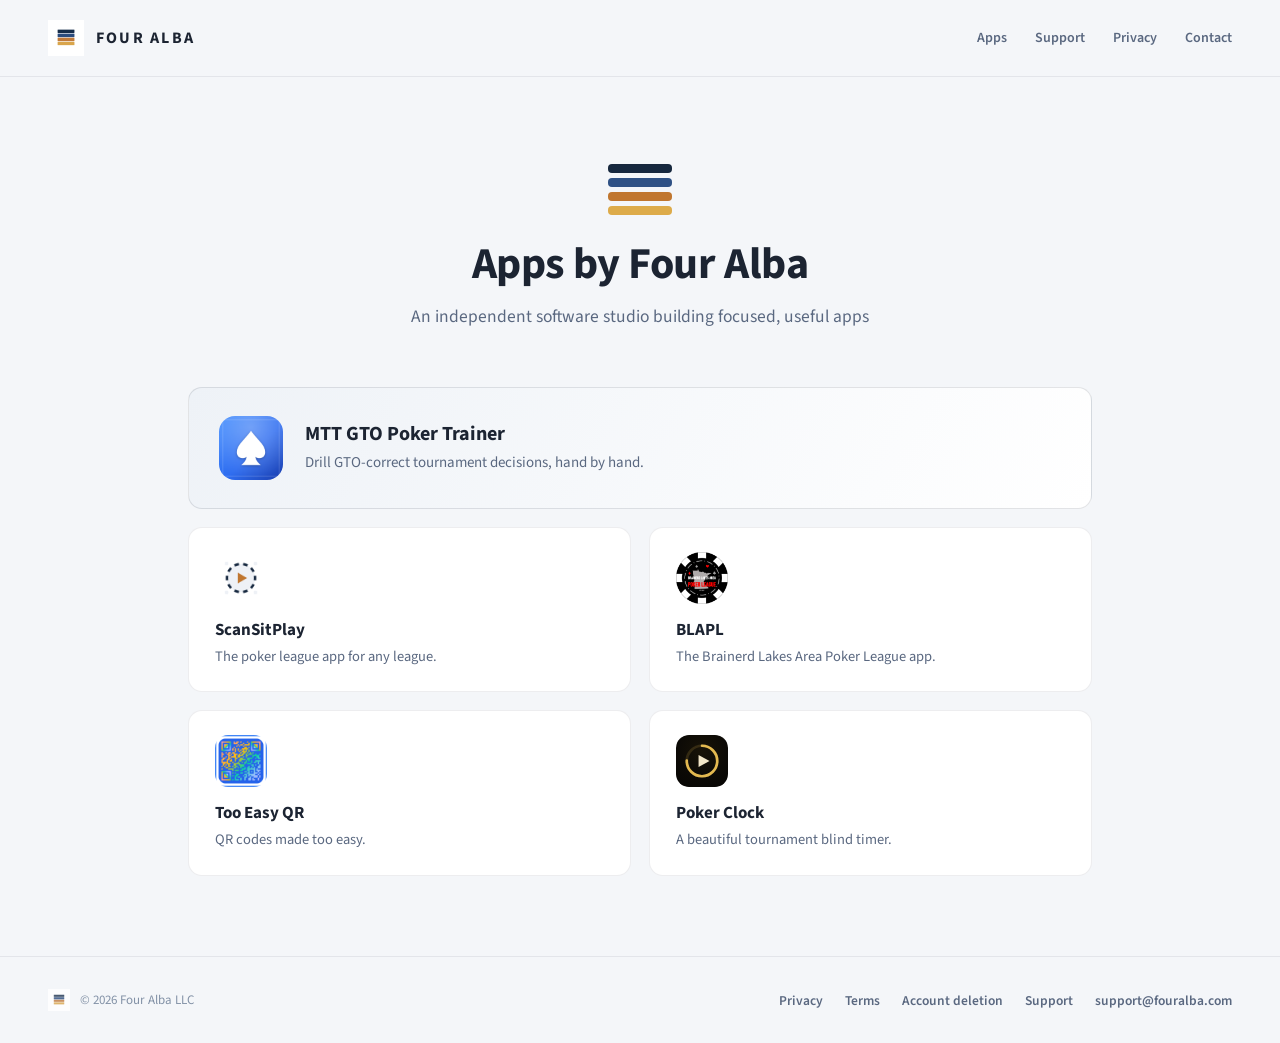
<file: index.html>
<!DOCTYPE html>
<html lang="en">
<head>
<meta charset="utf-8">
<meta name="viewport" content="width=device-width, initial-scale=1">
<title>Four Alba — Apps by Four Alba</title>
<meta name="description" content="Four Alba LLC is an independent software studio building focused, useful apps: MTT GTO Poker Trainer, ScanSitPlay, BLAPL, Too Easy QR, and Poker Clock.">
<link rel="canonical" href="https://fouralba.com/">
<meta property="og:type" content="website">
<meta property="og:site_name" content="Four Alba">
<meta property="og:title" content="Apps by Four Alba">
<meta property="og:description" content="An independent software studio building focused, useful apps.">
<meta property="og:image" content="https://fouralba.com/assets/four-alba-logo-transparent.png">
<meta property="og:url" content="https://fouralba.com/">
<meta name="twitter:card" content="summary">
<link rel="icon" type="image/png" href="/assets/four-alba-icon.png">
<link rel="apple-touch-icon" href="/assets/four-alba-icon.png">
<link rel="preconnect" href="https://fonts.googleapis.com">
<link rel="preconnect" href="https://fonts.gstatic.com" crossorigin>
<link href="https://fonts.googleapis.com/css2?family=Source+Sans+3:wght@400;600;700&display=swap" rel="stylesheet">
<link rel="stylesheet" href="/css/site.css">
</head>
<body>
<div class="site">

  <header class="site-header">
    <a class="brand" href="/">
      <img src="/assets/four-alba-icon.png" alt="Four Alba">
      <span>FOUR ALBA</span>
    </a>
    <nav class="site-nav">
      <a href="/">Apps</a>
      <a href="/support/">Support</a>
      <a href="/privacy/">Privacy</a>
      <a href="/support/">Contact</a>
    </nav>
  </header>

  <main>
    <div class="hero">
      <div class="hero-bars" aria-hidden="true">
        <div class="bar-navy"></div>
        <div class="bar-blue"></div>
        <div class="bar-rust"></div>
        <div class="bar-gold"></div>
      </div>
      <h1>Apps by Four Alba</h1>
      <p>An independent software studio building focused, useful apps</p>
    </div>

    <div class="app-grid">
      <a class="card card-featured" href="/apps/mtt-gto-trainer/">
        <div class="tile tile-64"><img src="/assets/icon-mtt-gto.png" alt=""></div>
        <div class="card-body">
          <div class="card-name">MTT GTO Poker Trainer</div>
          <div class="card-tag">Drill GTO-correct tournament decisions, hand by hand.</div>
        </div>
      </a>

      <a class="card card-app" href="/apps/scansitplay/">
        <div class="tile tile-52"><img src="/assets/icon-scansitplay.png" alt=""></div>
        <div>
          <div class="card-name">ScanSitPlay</div>
          <div class="card-tag">The poker league app for any league.</div>
        </div>
      </a>

      <a class="card card-app" href="/apps/blapl/">
        <div class="tile tile-52"><img src="/assets/icon-blapl.png" alt=""></div>
        <div>
          <div class="card-name">BLAPL</div>
          <div class="card-tag">The Brainerd Lakes Area Poker League app.</div>
        </div>
      </a>

      <a class="card card-app" href="/apps/too-easy-qr/">
        <div class="tile tile-52"><img src="/assets/icon-too-easy-qr.png" alt=""></div>
        <div>
          <div class="card-name">Too Easy QR</div>
          <div class="card-tag">QR codes made too easy.</div>
        </div>
      </a>

      <a class="card card-app" href="/apps/poker-clock/">
        <div class="tile tile-52"><img src="/assets/icon-poker-clock.svg" alt=""></div>
        <div>
          <div class="card-name">Poker Clock</div>
          <div class="card-tag">A beautiful tournament blind timer.</div>
        </div>
      </a>
    </div>
  </main>

  <footer class="site-footer">
    <div class="footer-brand">
      <img src="/assets/four-alba-icon.png" alt="">
      <span>© 2026 Four Alba LLC</span>
    </div>
    <div class="footer-links">
      <a href="/privacy/">Privacy</a>
      <a href="/terms/">Terms</a>
      <a href="/account-deletion/">Account deletion</a>
      <a href="/support/">Support</a>
      <a href="mailto:support@fouralba.com">support@fouralba.com</a>
    </div>
  </footer>

</div>
</body>
</html>
</file>
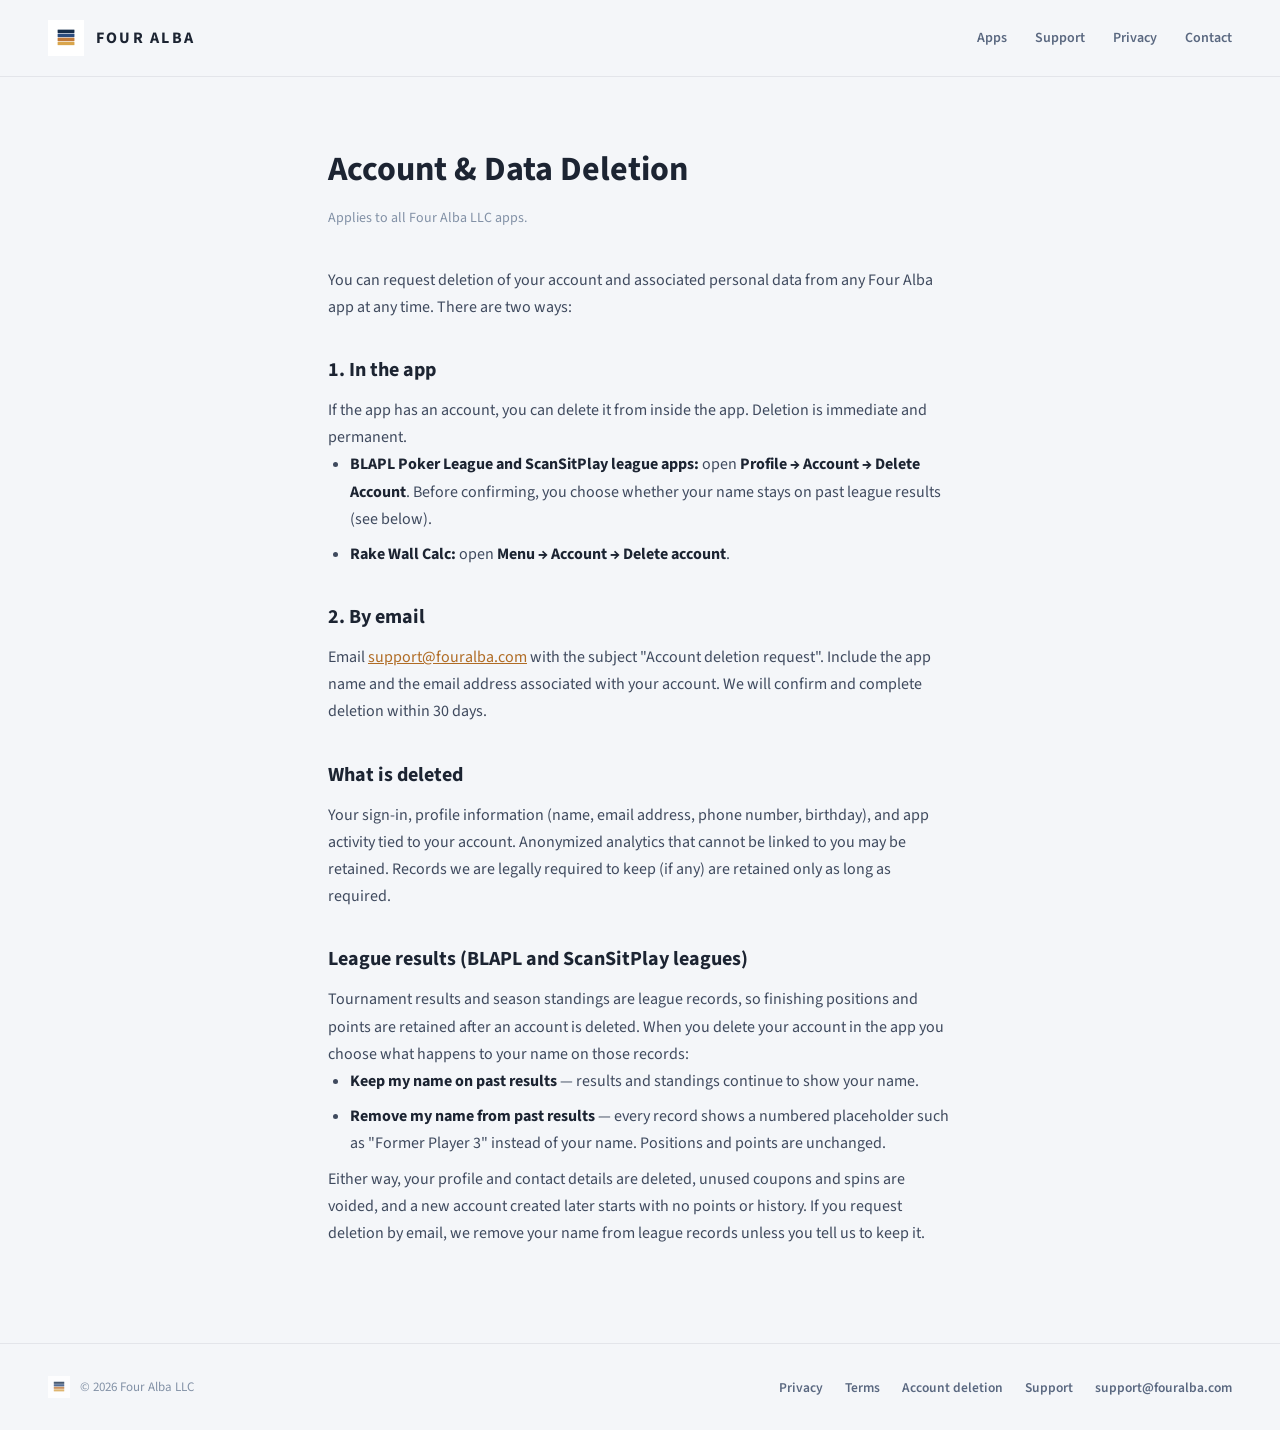
<file: account-deletion/index.html>
<!DOCTYPE html>
<html lang="en">
<head>
<meta charset="utf-8">
<meta name="viewport" content="width=device-width, initial-scale=1">
<title>Account &amp; Data Deletion — Four Alba</title>
<meta name="description" content="How to delete your account and personal data from any Four Alba LLC app — in the app or by email.">
<link rel="canonical" href="https://fouralba.com/account-deletion/">
<meta property="og:type" content="website">
<meta property="og:site_name" content="Four Alba">
<meta property="og:title" content="Account &amp; Data Deletion — Four Alba">
<meta property="og:description" content="How to delete your account and personal data from any Four Alba LLC app.">
<meta property="og:image" content="https://fouralba.com/assets/four-alba-logo-transparent.png">
<meta property="og:url" content="https://fouralba.com/account-deletion/">
<meta name="twitter:card" content="summary">
<link rel="icon" type="image/png" href="/assets/four-alba-icon.png">
<link rel="apple-touch-icon" href="/assets/four-alba-icon.png">
<link rel="preconnect" href="https://fonts.googleapis.com">
<link rel="preconnect" href="https://fonts.gstatic.com" crossorigin>
<link href="https://fonts.googleapis.com/css2?family=Source+Sans+3:wght@400;600;700&display=swap" rel="stylesheet">
<link rel="stylesheet" href="/css/site.css">
</head>
<body>
<div class="site">

  <header class="site-header">
    <a class="brand" href="/">
      <img src="/assets/four-alba-icon.png" alt="Four Alba">
      <span>FOUR ALBA</span>
    </a>
    <nav class="site-nav">
      <a href="/">Apps</a>
      <a href="/support/">Support</a>
      <a href="/privacy/">Privacy</a>
      <a href="/support/">Contact</a>
    </nav>
  </header>

  <main>
    <div class="longform">
      <h1>Account &amp; Data Deletion</h1>
      <p class="page-meta">Applies to all Four Alba LLC apps.</p>

      <p class="lede">You can request deletion of your account and associated personal data from any Four Alba app at any time. There are two ways:</p>

      <h2>1. In the app</h2>
      <p>If the app has an account, you can delete it from inside the app. Deletion is immediate and permanent.</p>
      <ul>
        <li><strong>BLAPL Poker League and ScanSitPlay league apps:</strong> open <strong>Profile → Account → Delete Account</strong>. Before confirming, you choose whether your name stays on past league results (see below).</li>
        <li><strong>Rake Wall Calc:</strong> open <strong>Menu → Account → Delete account</strong>.</li>
      </ul>

      <h2>2. By email</h2>
      <p>Email <a href="mailto:support@fouralba.com?subject=Account%20deletion%20request">support@fouralba.com</a> with the subject "Account deletion request". Include the app name and the email address associated with your account. We will confirm and complete deletion within 30 days.</p>

      <h2>What is deleted</h2>
      <p>Your sign-in, profile information (name, email address, phone number, birthday), and app activity tied to your account. Anonymized analytics that cannot be linked to you may be retained. Records we are legally required to keep (if any) are retained only as long as required.</p>

      <h2>League results (BLAPL and ScanSitPlay leagues)</h2>
      <p>Tournament results and season standings are league records, so finishing positions and points are retained after an account is deleted. When you delete your account in the app you choose what happens to your name on those records:</p>
      <ul>
        <li><strong>Keep my name on past results</strong> — results and standings continue to show your name.</li>
        <li><strong>Remove my name from past results</strong> — every record shows a numbered placeholder such as "Former Player 3" instead of your name. Positions and points are unchanged.</li>
      </ul>
      <p>Either way, your profile and contact details are deleted, unused coupons and spins are voided, and a new account created later starts with no points or history. If you request deletion by email, we remove your name from league records unless you tell us to keep it.</p>
    </div>
  </main>

  <footer class="site-footer">
    <div class="footer-brand">
      <img src="/assets/four-alba-icon.png" alt="">
      <span>© 2026 Four Alba LLC</span>
    </div>
    <div class="footer-links">
      <a href="/privacy/">Privacy</a>
      <a href="/terms/">Terms</a>
      <a href="/account-deletion/">Account deletion</a>
      <a href="/support/">Support</a>
      <a href="mailto:support@fouralba.com">support@fouralba.com</a>
    </div>
  </footer>

</div>
</body>
</html>
</file>
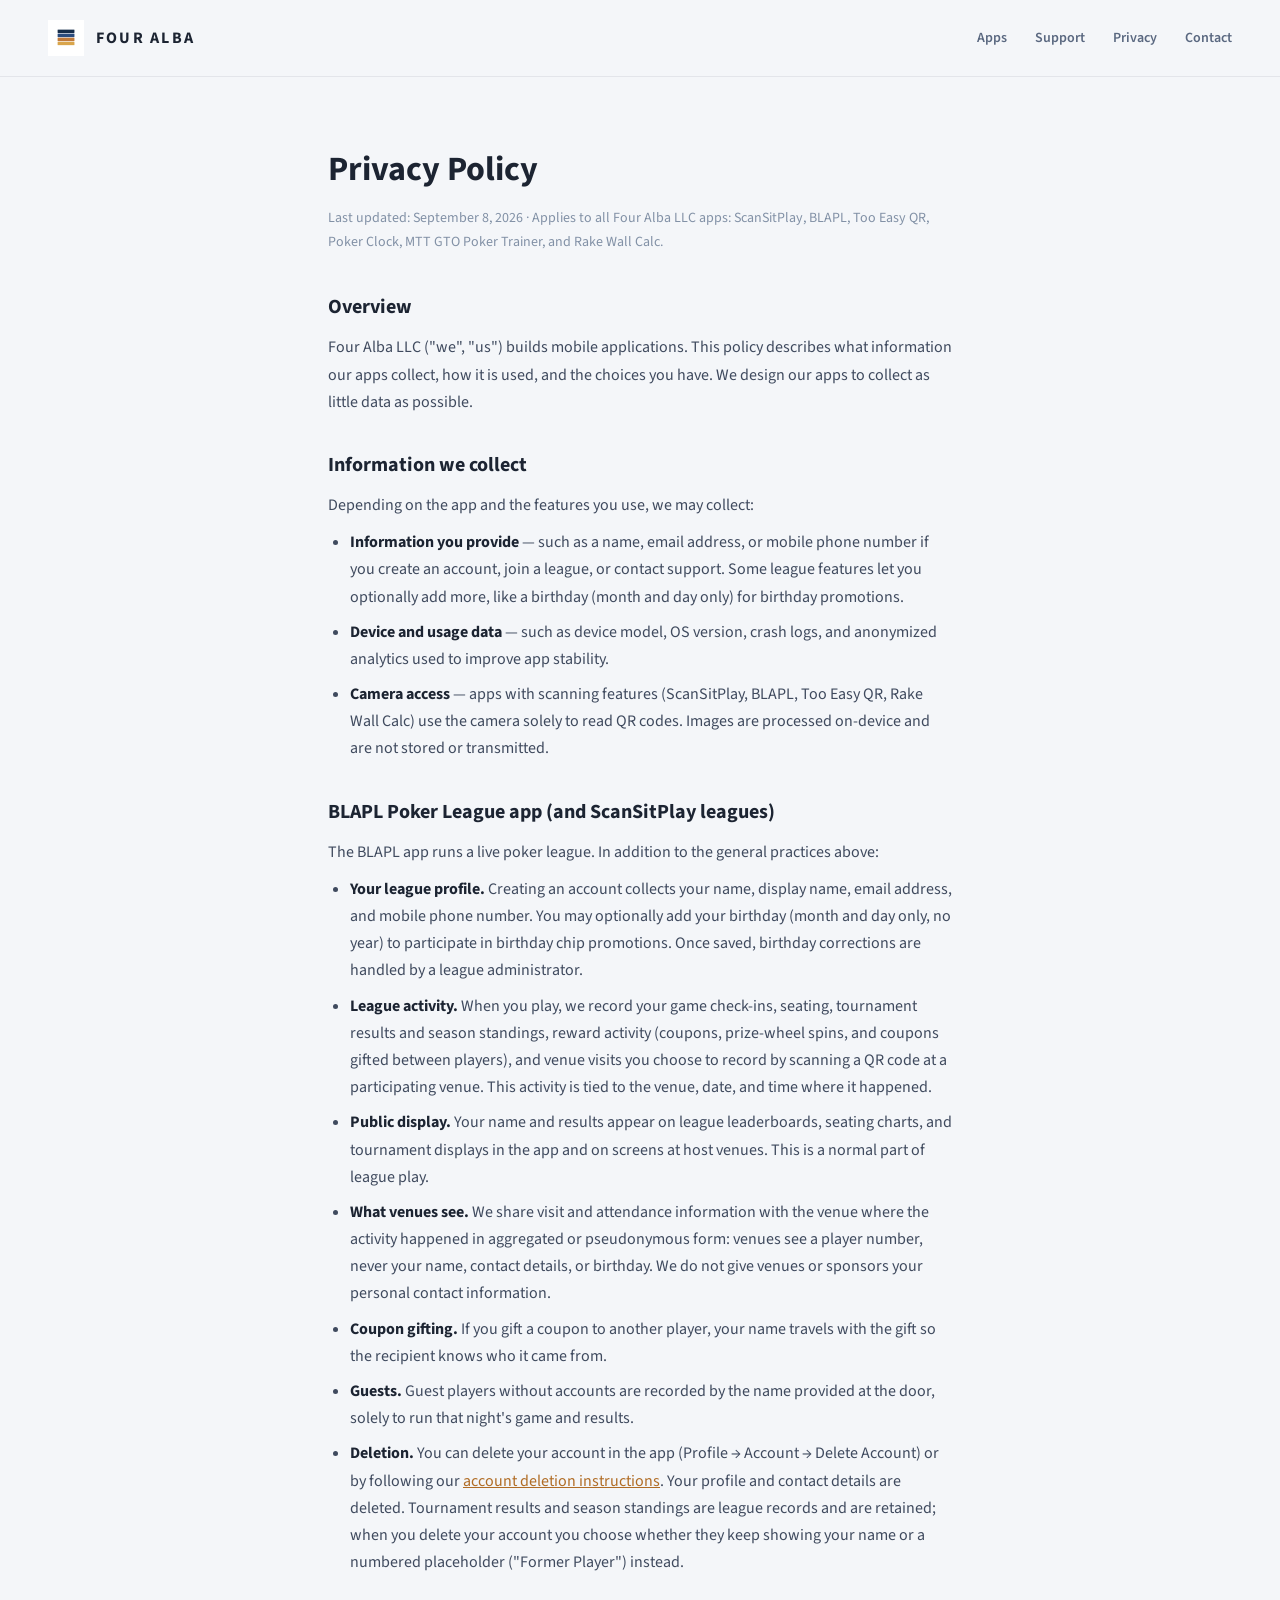
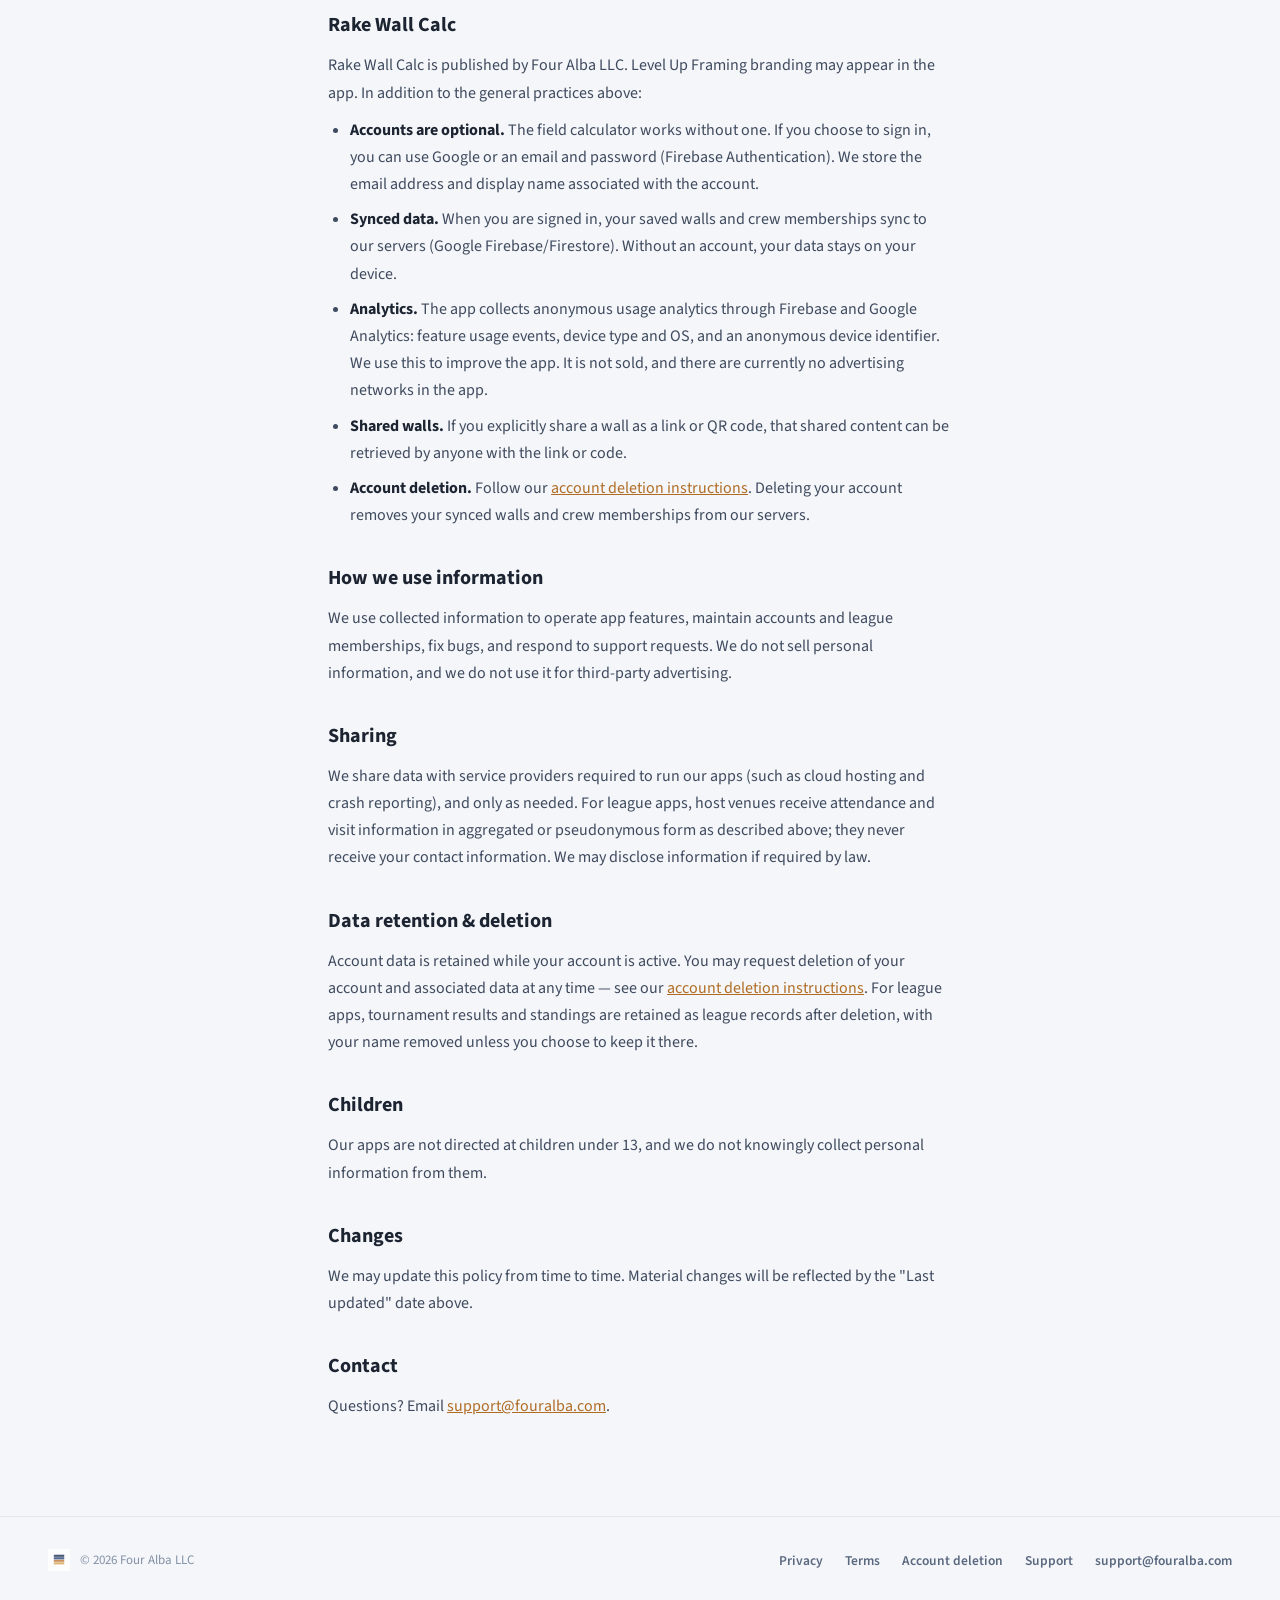
<file: privacy/index.html>
<!DOCTYPE html>
<html lang="en">
<head>
<meta charset="utf-8">
<meta name="viewport" content="width=device-width, initial-scale=1">
<title>Privacy Policy — Four Alba</title>
<meta name="description" content="Privacy policy for all Four Alba LLC apps: ScanSitPlay, BLAPL, Too Easy QR, Poker Clock, MTT GTO Poker Trainer, and Rake Wall Calc.">
<link rel="canonical" href="https://fouralba.com/privacy/">
<meta property="og:type" content="website">
<meta property="og:site_name" content="Four Alba">
<meta property="og:title" content="Privacy Policy — Four Alba">
<meta property="og:description" content="Privacy policy for all Four Alba LLC apps.">
<meta property="og:image" content="https://fouralba.com/assets/four-alba-logo-transparent.png">
<meta property="og:url" content="https://fouralba.com/privacy/">
<meta name="twitter:card" content="summary">
<link rel="icon" type="image/png" href="/assets/four-alba-icon.png">
<link rel="apple-touch-icon" href="/assets/four-alba-icon.png">
<link rel="preconnect" href="https://fonts.googleapis.com">
<link rel="preconnect" href="https://fonts.gstatic.com" crossorigin>
<link href="https://fonts.googleapis.com/css2?family=Source+Sans+3:wght@400;600;700&display=swap" rel="stylesheet">
<link rel="stylesheet" href="/css/site.css">
</head>
<body>
<div class="site">

  <header class="site-header">
    <a class="brand" href="/">
      <img src="/assets/four-alba-icon.png" alt="Four Alba">
      <span>FOUR ALBA</span>
    </a>
    <nav class="site-nav">
      <a href="/">Apps</a>
      <a href="/support/">Support</a>
      <a href="/privacy/">Privacy</a>
      <a href="/support/">Contact</a>
    </nav>
  </header>

  <main>
    <div class="longform">
      <h1>Privacy Policy</h1>
      <p class="page-meta">Last updated: September 8, 2026 · Applies to all Four Alba LLC apps: ScanSitPlay, BLAPL, Too Easy QR, Poker Clock, MTT GTO Poker Trainer, and Rake Wall Calc.</p>

      <h2>Overview</h2>
      <p>Four Alba LLC ("we", "us") builds mobile applications. This policy describes what information our apps collect, how it is used, and the choices you have. We design our apps to collect as little data as possible.</p>

      <h2>Information we collect</h2>
      <p class="list-intro">Depending on the app and the features you use, we may collect:</p>
      <ul>
        <li><strong>Information you provide</strong> — such as a name, email address, or mobile phone number if you create an account, join a league, or contact support. Some league features let you optionally add more, like a birthday (month and day only) for birthday promotions.</li>
        <li><strong>Device and usage data</strong> — such as device model, OS version, crash logs, and anonymized analytics used to improve app stability.</li>
        <li><strong>Camera access</strong> — apps with scanning features (ScanSitPlay, BLAPL, Too Easy QR, Rake Wall Calc) use the camera solely to read QR codes. Images are processed on-device and are not stored or transmitted.</li>
      </ul>

      <h2>BLAPL Poker League app (and ScanSitPlay leagues)</h2>
      <p class="list-intro">The BLAPL app runs a live poker league. In addition to the general practices above:</p>
      <ul>
        <li><strong>Your league profile.</strong> Creating an account collects your name, display name, email address, and mobile phone number. You may optionally add your birthday (month and day only, no year) to participate in birthday chip promotions. Once saved, birthday corrections are handled by a league administrator.</li>
        <li><strong>League activity.</strong> When you play, we record your game check-ins, seating, tournament results and season standings, reward activity (coupons, prize-wheel spins, and coupons gifted between players), and venue visits you choose to record by scanning a QR code at a participating venue. This activity is tied to the venue, date, and time where it happened.</li>
        <li><strong>Public display.</strong> Your name and results appear on league leaderboards, seating charts, and tournament displays in the app and on screens at host venues. This is a normal part of league play.</li>
        <li><strong>What venues see.</strong> We share visit and attendance information with the venue where the activity happened in aggregated or pseudonymous form: venues see a player number, never your name, contact details, or birthday. We do not give venues or sponsors your personal contact information.</li>
        <li><strong>Coupon gifting.</strong> If you gift a coupon to another player, your name travels with the gift so the recipient knows who it came from.</li>
        <li><strong>Guests.</strong> Guest players without accounts are recorded by the name provided at the door, solely to run that night's game and results.</li>
        <li><strong>Deletion.</strong> You can delete your account in the app (Profile → Account → Delete Account) or by following our <a href="/account-deletion/">account deletion instructions</a>. Your profile and contact details are deleted. Tournament results and season standings are league records and are retained; when you delete your account you choose whether they keep showing your name or a numbered placeholder ("Former Player") instead.</li>
      </ul>

      <h2>Rake Wall Calc</h2>
      <p class="list-intro">Rake Wall Calc is published by Four Alba LLC. Level Up Framing branding may appear in the app. In addition to the general practices above:</p>
      <ul>
        <li><strong>Accounts are optional.</strong> The field calculator works without one. If you choose to sign in, you can use Google or an email and password (Firebase Authentication). We store the email address and display name associated with the account.</li>
        <li><strong>Synced data.</strong> When you are signed in, your saved walls and crew memberships sync to our servers (Google Firebase/Firestore). Without an account, your data stays on your device.</li>
        <li><strong>Analytics.</strong> The app collects anonymous usage analytics through Firebase and Google Analytics: feature usage events, device type and OS, and an anonymous device identifier. We use this to improve the app. It is not sold, and there are currently no advertising networks in the app.</li>
        <li><strong>Shared walls.</strong> If you explicitly share a wall as a link or QR code, that shared content can be retrieved by anyone with the link or code.</li>
        <li><strong>Account deletion.</strong> Follow our <a href="/account-deletion/">account deletion instructions</a>. Deleting your account removes your synced walls and crew memberships from our servers.</li>
      </ul>

      <h2>How we use information</h2>
      <p>We use collected information to operate app features, maintain accounts and league memberships, fix bugs, and respond to support requests. We do not sell personal information, and we do not use it for third-party advertising.</p>

      <h2>Sharing</h2>
      <p>We share data with service providers required to run our apps (such as cloud hosting and crash reporting), and only as needed. For league apps, host venues receive attendance and visit information in aggregated or pseudonymous form as described above; they never receive your contact information. We may disclose information if required by law.</p>

      <h2>Data retention &amp; deletion</h2>
      <p>Account data is retained while your account is active. You may request deletion of your account and associated data at any time — see our <a href="/account-deletion/">account deletion instructions</a>. For league apps, tournament results and standings are retained as league records after deletion, with your name removed unless you choose to keep it there.</p>

      <h2>Children</h2>
      <p>Our apps are not directed at children under 13, and we do not knowingly collect personal information from them.</p>

      <h2>Changes</h2>
      <p>We may update this policy from time to time. Material changes will be reflected by the "Last updated" date above.</p>

      <h2>Contact</h2>
      <p>Questions? Email <a href="mailto:support@fouralba.com">support@fouralba.com</a>.</p>
    </div>
  </main>

  <footer class="site-footer">
    <div class="footer-brand">
      <img src="/assets/four-alba-icon.png" alt="">
      <span>© 2026 Four Alba LLC</span>
    </div>
    <div class="footer-links">
      <a href="/privacy/">Privacy</a>
      <a href="/terms/">Terms</a>
      <a href="/account-deletion/">Account deletion</a>
      <a href="/support/">Support</a>
      <a href="mailto:support@fouralba.com">support@fouralba.com</a>
    </div>
  </footer>

</div>
</body>
</html>
</file>
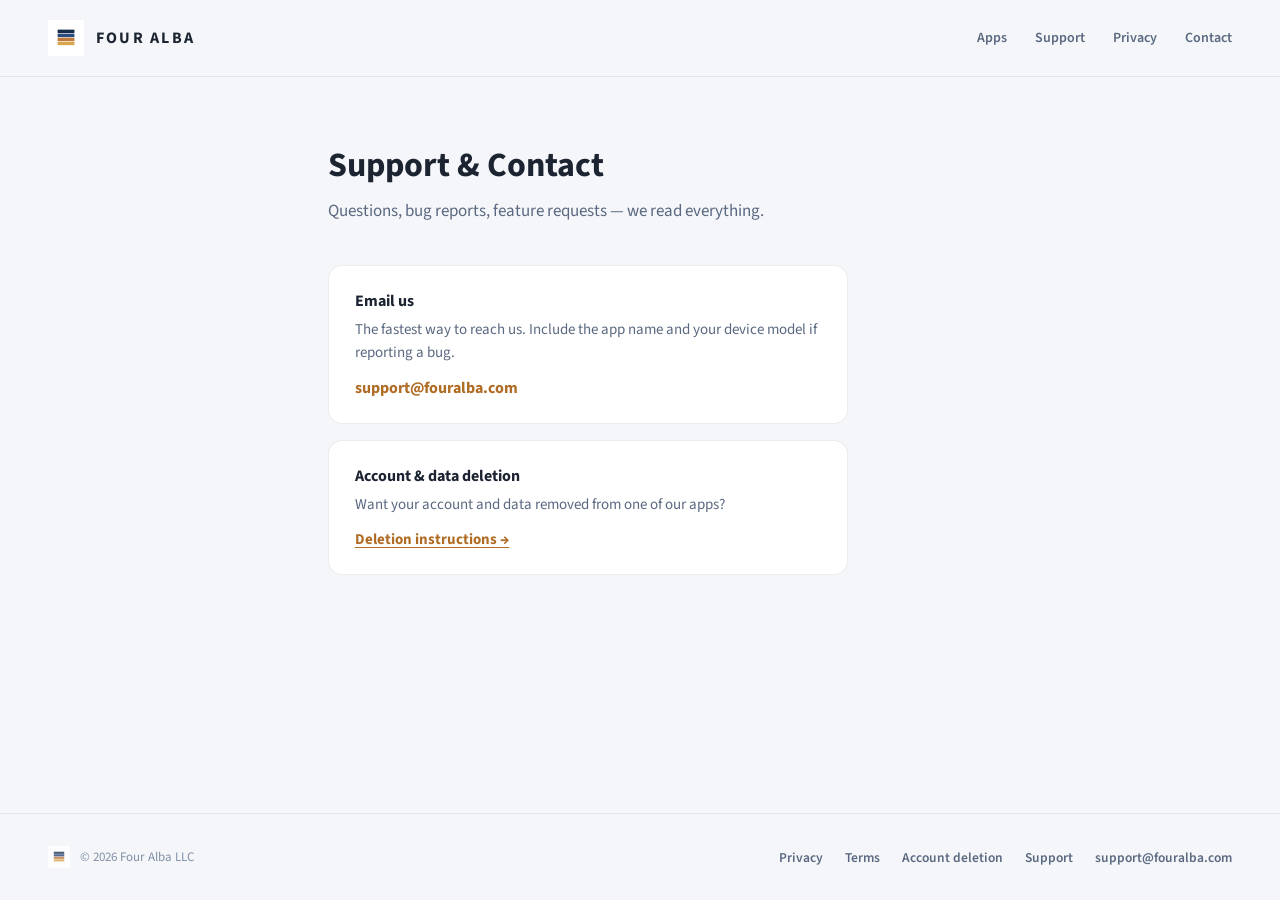
<file: support/index.html>
<!DOCTYPE html>
<html lang="en">
<head>
<meta charset="utf-8">
<meta name="viewport" content="width=device-width, initial-scale=1">
<title>Support &amp; Contact — Four Alba</title>
<meta name="description" content="Contact Four Alba LLC — questions, bug reports, feature requests, and account deletion for all our apps.">
<link rel="canonical" href="https://fouralba.com/support/">
<meta property="og:type" content="website">
<meta property="og:site_name" content="Four Alba">
<meta property="og:title" content="Support &amp; Contact — Four Alba">
<meta property="og:description" content="Questions, bug reports, feature requests — we read everything.">
<meta property="og:image" content="https://fouralba.com/assets/four-alba-logo-transparent.png">
<meta property="og:url" content="https://fouralba.com/support/">
<meta name="twitter:card" content="summary">
<link rel="icon" type="image/png" href="/assets/four-alba-icon.png">
<link rel="apple-touch-icon" href="/assets/four-alba-icon.png">
<link rel="preconnect" href="https://fonts.googleapis.com">
<link rel="preconnect" href="https://fonts.gstatic.com" crossorigin>
<link href="https://fonts.googleapis.com/css2?family=Source+Sans+3:wght@400;600;700&display=swap" rel="stylesheet">
<link rel="stylesheet" href="/css/site.css">
</head>
<body>
<div class="site">

  <header class="site-header">
    <a class="brand" href="/">
      <img src="/assets/four-alba-icon.png" alt="Four Alba">
      <span>FOUR ALBA</span>
    </a>
    <nav class="site-nav">
      <a href="/">Apps</a>
      <a href="/support/">Support</a>
      <a href="/privacy/">Privacy</a>
      <a href="/support/">Contact</a>
    </nav>
  </header>

  <main>
    <div class="support-page">
      <h1>Support &amp; Contact</h1>
      <p class="support-intro">Questions, bug reports, feature requests — we read everything.</p>
      <div class="support-cards">
        <div class="support-card">
          <div class="card-title">Email us</div>
          <p>The fastest way to reach us. Include the app name and your device model if reporting a bug.</p>
          <a class="support-email" href="mailto:support@fouralba.com">support@fouralba.com</a>
        </div>
        <div class="support-card">
          <div class="card-title">Account &amp; data deletion</div>
          <p>Want your account and data removed from one of our apps?</p>
          <a class="support-link" href="/account-deletion/">Deletion instructions →</a>
        </div>
      </div>
    </div>
  </main>

  <footer class="site-footer">
    <div class="footer-brand">
      <img src="/assets/four-alba-icon.png" alt="">
      <span>© 2026 Four Alba LLC</span>
    </div>
    <div class="footer-links">
      <a href="/privacy/">Privacy</a>
      <a href="/terms/">Terms</a>
      <a href="/account-deletion/">Account deletion</a>
      <a href="/support/">Support</a>
      <a href="mailto:support@fouralba.com">support@fouralba.com</a>
    </div>
  </footer>

</div>
</body>
</html>
</file>
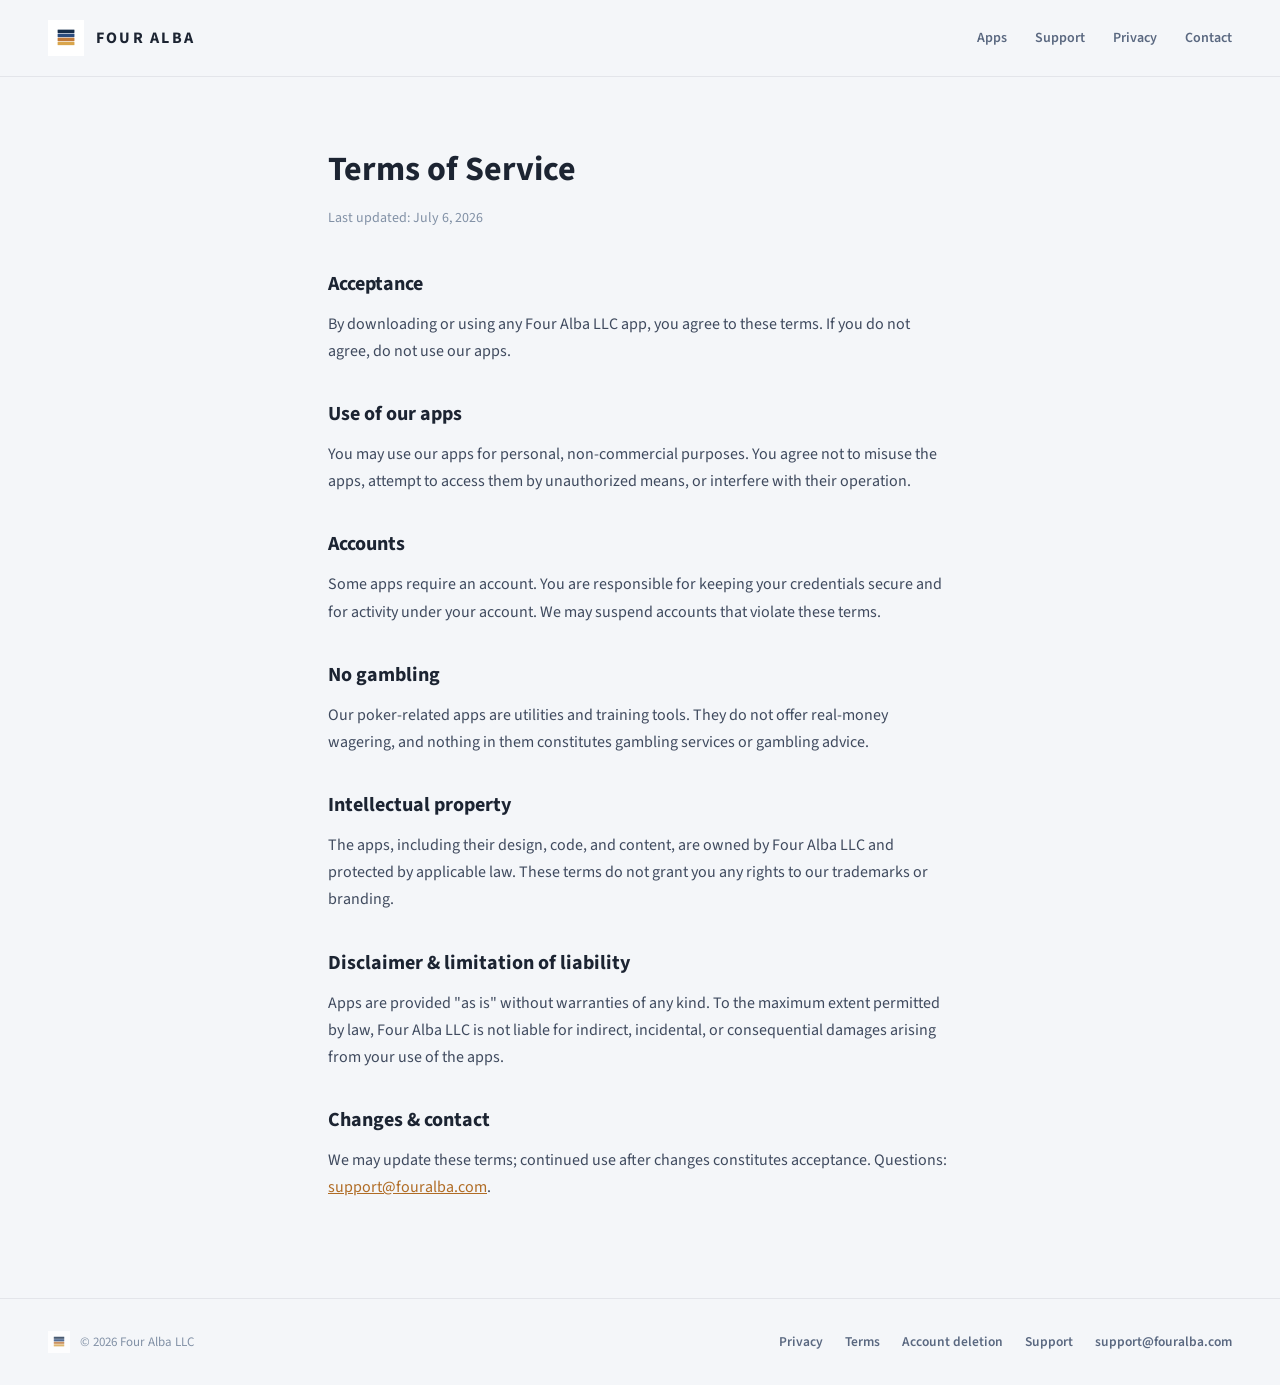
<file: terms/index.html>
<!DOCTYPE html>
<html lang="en">
<head>
<meta charset="utf-8">
<meta name="viewport" content="width=device-width, initial-scale=1">
<title>Terms of Service — Four Alba</title>
<meta name="description" content="Terms of service for all Four Alba LLC apps.">
<link rel="canonical" href="https://fouralba.com/terms/">
<meta property="og:type" content="website">
<meta property="og:site_name" content="Four Alba">
<meta property="og:title" content="Terms of Service — Four Alba">
<meta property="og:description" content="Terms of service for all Four Alba LLC apps.">
<meta property="og:image" content="https://fouralba.com/assets/four-alba-logo-transparent.png">
<meta property="og:url" content="https://fouralba.com/terms/">
<meta name="twitter:card" content="summary">
<link rel="icon" type="image/png" href="/assets/four-alba-icon.png">
<link rel="apple-touch-icon" href="/assets/four-alba-icon.png">
<link rel="preconnect" href="https://fonts.googleapis.com">
<link rel="preconnect" href="https://fonts.gstatic.com" crossorigin>
<link href="https://fonts.googleapis.com/css2?family=Source+Sans+3:wght@400;600;700&display=swap" rel="stylesheet">
<link rel="stylesheet" href="/css/site.css">
</head>
<body>
<div class="site">

  <header class="site-header">
    <a class="brand" href="/">
      <img src="/assets/four-alba-icon.png" alt="Four Alba">
      <span>FOUR ALBA</span>
    </a>
    <nav class="site-nav">
      <a href="/">Apps</a>
      <a href="/support/">Support</a>
      <a href="/privacy/">Privacy</a>
      <a href="/support/">Contact</a>
    </nav>
  </header>

  <main>
    <div class="longform">
      <h1>Terms of Service</h1>
      <p class="page-meta">Last updated: July 6, 2026</p>

      <h2>Acceptance</h2>
      <p>By downloading or using any Four Alba LLC app, you agree to these terms. If you do not agree, do not use our apps.</p>

      <h2>Use of our apps</h2>
      <p>You may use our apps for personal, non-commercial purposes. You agree not to misuse the apps, attempt to access them by unauthorized means, or interfere with their operation.</p>

      <h2>Accounts</h2>
      <p>Some apps require an account. You are responsible for keeping your credentials secure and for activity under your account. We may suspend accounts that violate these terms.</p>

      <h2>No gambling</h2>
      <p>Our poker-related apps are utilities and training tools. They do not offer real-money wagering, and nothing in them constitutes gambling services or gambling advice.</p>

      <h2>Intellectual property</h2>
      <p>The apps, including their design, code, and content, are owned by Four Alba LLC and protected by applicable law. These terms do not grant you any rights to our trademarks or branding.</p>

      <h2>Disclaimer &amp; limitation of liability</h2>
      <p>Apps are provided "as is" without warranties of any kind. To the maximum extent permitted by law, Four Alba LLC is not liable for indirect, incidental, or consequential damages arising from your use of the apps.</p>

      <h2>Changes &amp; contact</h2>
      <p>We may update these terms; continued use after changes constitutes acceptance. Questions: <a href="mailto:support@fouralba.com">support@fouralba.com</a>.</p>
    </div>
  </main>

  <footer class="site-footer">
    <div class="footer-brand">
      <img src="/assets/four-alba-icon.png" alt="">
      <span>© 2026 Four Alba LLC</span>
    </div>
    <div class="footer-links">
      <a href="/privacy/">Privacy</a>
      <a href="/terms/">Terms</a>
      <a href="/account-deletion/">Account deletion</a>
      <a href="/support/">Support</a>
      <a href="mailto:support@fouralba.com">support@fouralba.com</a>
    </div>
  </footer>

</div>
</body>
</html>
</file>
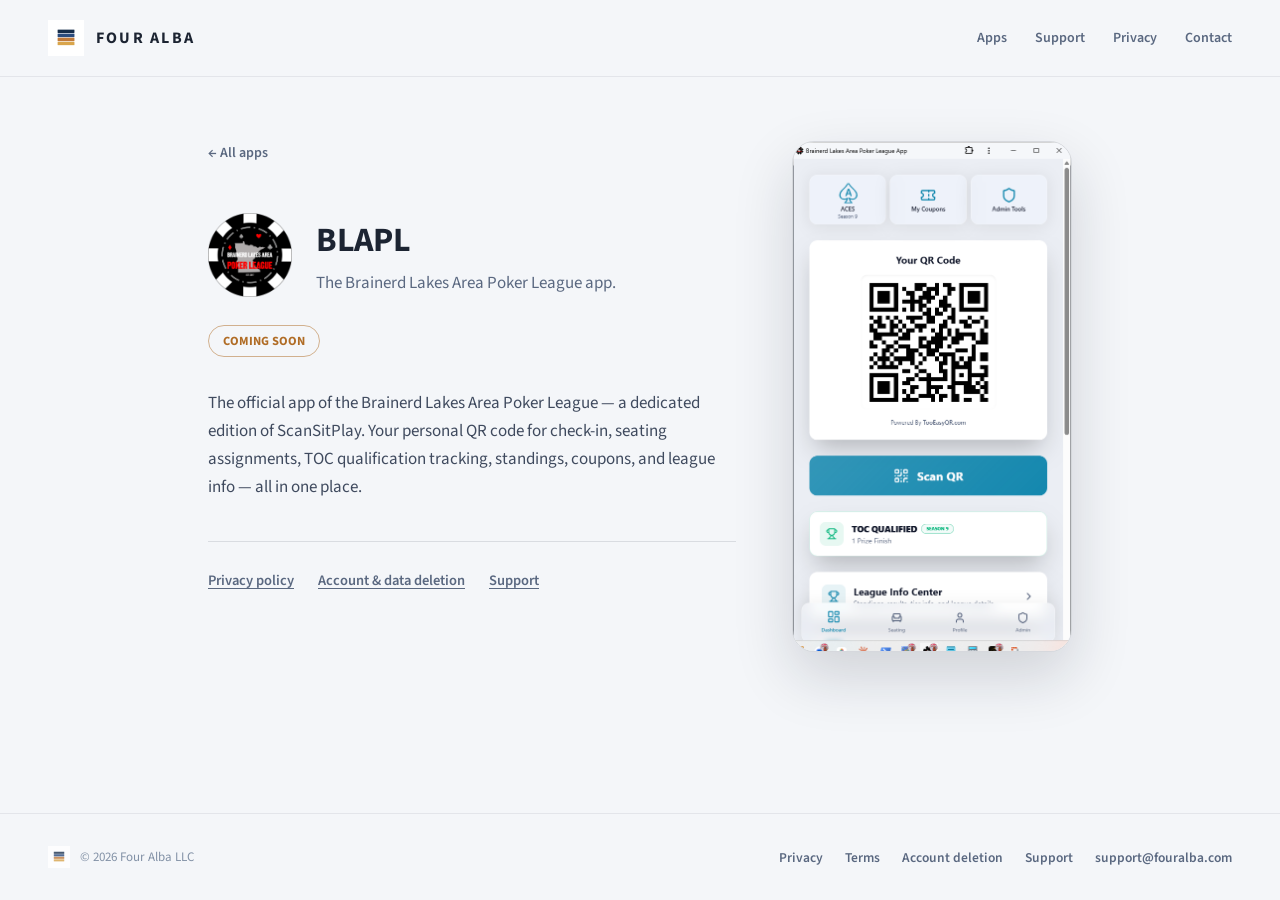
<file: apps/blapl/index.html>
<!DOCTYPE html>
<html lang="en">
<head>
<meta charset="utf-8">
<meta name="viewport" content="width=device-width, initial-scale=1">
<title>BLAPL — Four Alba</title>
<meta name="description" content="The official app of the Brainerd Lakes Area Poker League: QR check-in, seating assignments, TOC qualification tracking, standings, coupons, and league info.">
<link rel="canonical" href="https://fouralba.com/apps/blapl/">
<meta property="og:type" content="website">
<meta property="og:site_name" content="Four Alba">
<meta property="og:title" content="BLAPL — Four Alba">
<meta property="og:description" content="The Brainerd Lakes Area Poker League app.">
<meta property="og:image" content="https://fouralba.com/assets/four-alba-logo-transparent.png">
<meta property="og:url" content="https://fouralba.com/apps/blapl/">
<meta name="twitter:card" content="summary">
<link rel="icon" type="image/png" href="/assets/four-alba-icon.png">
<link rel="apple-touch-icon" href="/assets/four-alba-icon.png">
<link rel="preconnect" href="https://fonts.googleapis.com">
<link rel="preconnect" href="https://fonts.gstatic.com" crossorigin>
<link href="https://fonts.googleapis.com/css2?family=Source+Sans+3:wght@400;600;700&display=swap" rel="stylesheet">
<link rel="stylesheet" href="/css/site.css">
</head>
<body>
<div class="site">

  <header class="site-header">
    <a class="brand" href="/">
      <img src="/assets/four-alba-icon.png" alt="Four Alba">
      <span>FOUR ALBA</span>
    </a>
    <nav class="site-nav">
      <a href="/">Apps</a>
      <a href="/support/">Support</a>
      <a href="/privacy/">Privacy</a>
      <a href="/support/">Contact</a>
    </nav>
  </header>

  <main>
    <div class="app-detail">
      <div class="app-detail-main">
        <a class="back-link" href="/">← All apps</a>
        <div class="app-title-row">
          <div class="tile tile-84"><img src="/assets/icon-blapl.png" alt=""></div>
          <div>
            <h1>BLAPL</h1>
            <div class="app-tag">The Brainerd Lakes Area Poker League app.</div>
          </div>
        </div>
        <div class="badge">COMING SOON</div>
        <p class="app-blurb">The official app of the Brainerd Lakes Area Poker League — a dedicated edition of ScanSitPlay. Your personal QR code for check-in, seating assignments, TOC qualification tracking, standings, coupons, and league info — all in one place.</p>
        <div class="app-links">
          <a href="/privacy/">Privacy policy</a>
          <a href="/account-deletion/">Account &amp; data deletion</a>
          <a href="/support/">Support</a>
        </div>
      </div>
      <div class="app-screenshot">
        <img src="/assets/screenshot-blapl.png" alt="BLAPL screenshot">
      </div>
    </div>
  </main>

  <footer class="site-footer">
    <div class="footer-brand">
      <img src="/assets/four-alba-icon.png" alt="">
      <span>© 2026 Four Alba LLC</span>
    </div>
    <div class="footer-links">
      <a href="/privacy/">Privacy</a>
      <a href="/terms/">Terms</a>
      <a href="/account-deletion/">Account deletion</a>
      <a href="/support/">Support</a>
      <a href="mailto:support@fouralba.com">support@fouralba.com</a>
    </div>
  </footer>

</div>
</body>
</html>
</file>
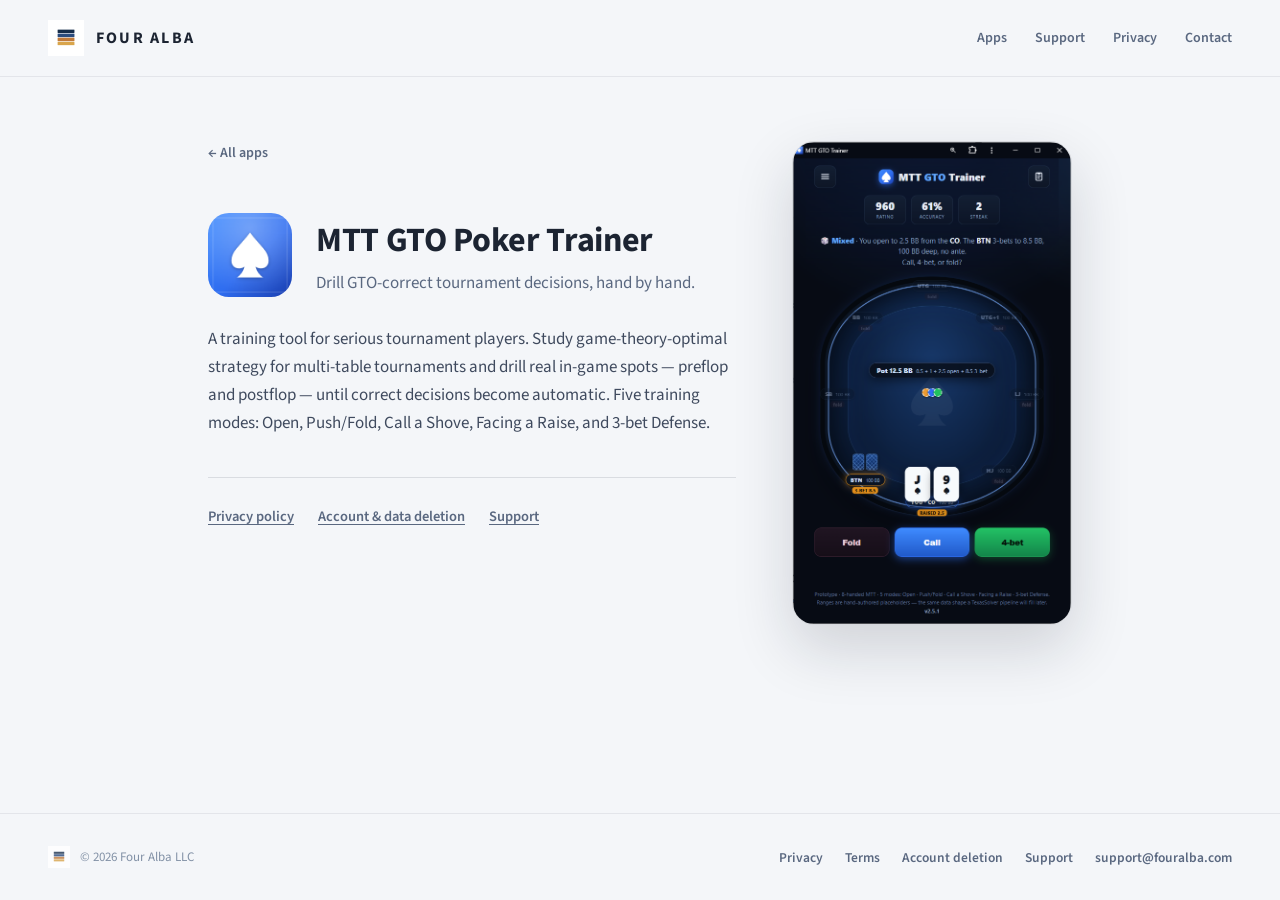
<file: apps/mtt-gto-trainer/index.html>
<!DOCTYPE html>
<html lang="en">
<head>
<meta charset="utf-8">
<meta name="viewport" content="width=device-width, initial-scale=1">
<title>MTT GTO Poker Trainer — Four Alba</title>
<meta name="description" content="Drill GTO-correct tournament decisions, hand by hand. A training tool for serious tournament players with five training modes.">
<link rel="canonical" href="https://fouralba.com/apps/mtt-gto-trainer/">
<meta property="og:type" content="website">
<meta property="og:site_name" content="Four Alba">
<meta property="og:title" content="MTT GTO Poker Trainer — Four Alba">
<meta property="og:description" content="Drill GTO-correct tournament decisions, hand by hand.">
<meta property="og:image" content="https://fouralba.com/assets/four-alba-logo-transparent.png">
<meta property="og:url" content="https://fouralba.com/apps/mtt-gto-trainer/">
<meta name="twitter:card" content="summary">
<link rel="icon" type="image/png" href="/assets/four-alba-icon.png">
<link rel="apple-touch-icon" href="/assets/four-alba-icon.png">
<link rel="preconnect" href="https://fonts.googleapis.com">
<link rel="preconnect" href="https://fonts.gstatic.com" crossorigin>
<link href="https://fonts.googleapis.com/css2?family=Source+Sans+3:wght@400;600;700&display=swap" rel="stylesheet">
<link rel="stylesheet" href="/css/site.css">
</head>
<body>
<div class="site">

  <header class="site-header">
    <a class="brand" href="/">
      <img src="/assets/four-alba-icon.png" alt="Four Alba">
      <span>FOUR ALBA</span>
    </a>
    <nav class="site-nav">
      <a href="/">Apps</a>
      <a href="/support/">Support</a>
      <a href="/privacy/">Privacy</a>
      <a href="/support/">Contact</a>
    </nav>
  </header>

  <main>
    <div class="app-detail">
      <div class="app-detail-main">
        <a class="back-link" href="/">← All apps</a>
        <div class="app-title-row">
          <div class="tile tile-84"><img src="/assets/icon-mtt-gto.png" alt=""></div>
          <div>
            <h1>MTT GTO Poker Trainer</h1>
            <div class="app-tag">Drill GTO-correct tournament decisions, hand by hand.</div>
          </div>
        </div>
        <p class="app-blurb">A training tool for serious tournament players. Study game-theory-optimal strategy for multi-table tournaments and drill real in-game spots — preflop and postflop — until correct decisions become automatic. Five training modes: Open, Push/Fold, Call a Shove, Facing a Raise, and 3-bet Defense.</p>
        <div class="app-links">
          <a href="/privacy/">Privacy policy</a>
          <a href="/account-deletion/">Account &amp; data deletion</a>
          <a href="/support/">Support</a>
        </div>
      </div>
      <div class="app-screenshot">
        <img src="/assets/screenshot-mtt-gto.png" alt="MTT GTO Poker Trainer screenshot">
      </div>
    </div>
  </main>

  <footer class="site-footer">
    <div class="footer-brand">
      <img src="/assets/four-alba-icon.png" alt="">
      <span>© 2026 Four Alba LLC</span>
    </div>
    <div class="footer-links">
      <a href="/privacy/">Privacy</a>
      <a href="/terms/">Terms</a>
      <a href="/account-deletion/">Account deletion</a>
      <a href="/support/">Support</a>
      <a href="mailto:support@fouralba.com">support@fouralba.com</a>
    </div>
  </footer>

</div>
</body>
</html>
</file>
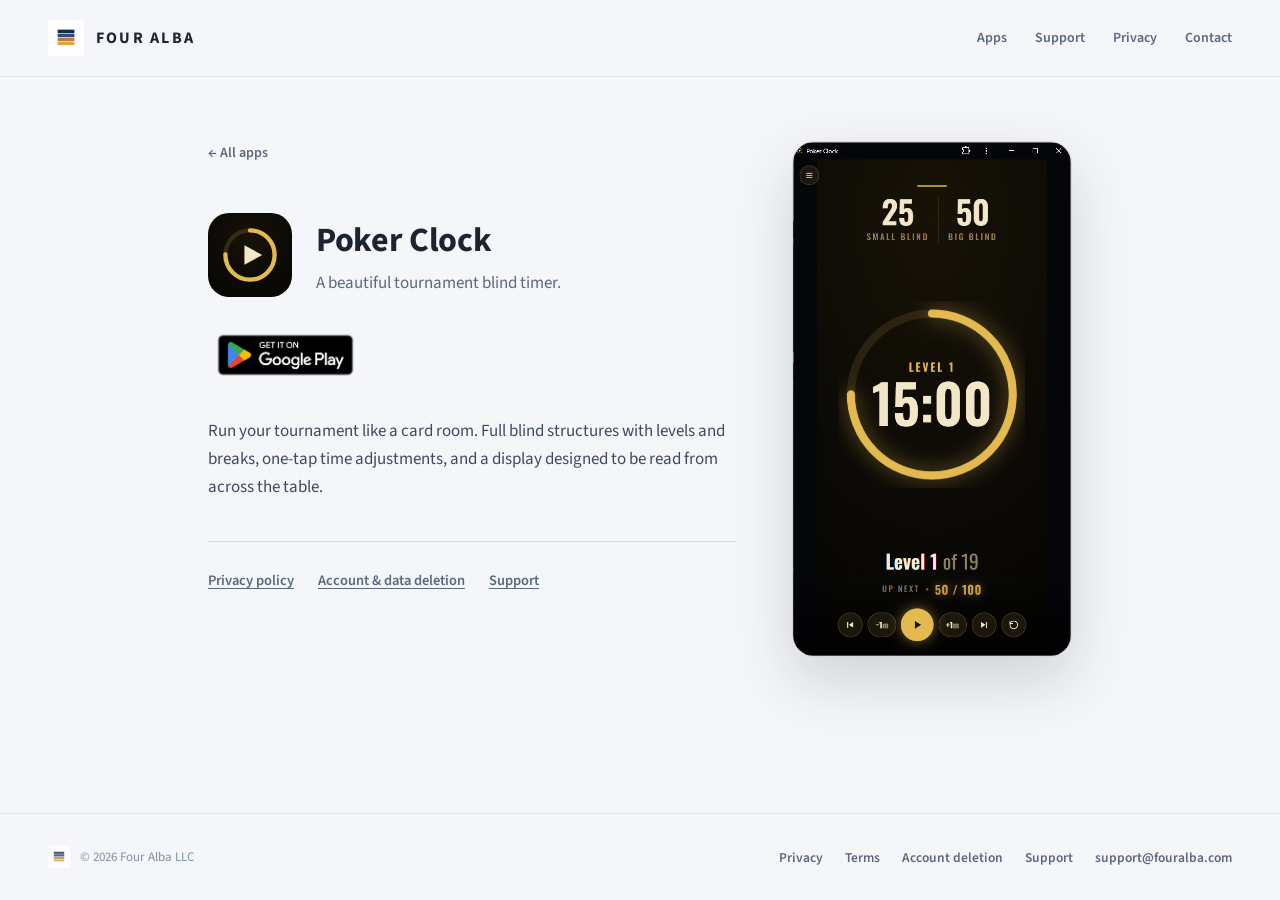
<file: apps/poker-clock/index.html>
<!DOCTYPE html>
<html lang="en">
<head>
<meta charset="utf-8">
<meta name="viewport" content="width=device-width, initial-scale=1">
<title>Poker Clock — Four Alba</title>
<meta name="description" content="A beautiful tournament blind timer. Full blind structures with levels and breaks, one-tap time adjustments, and a display readable from across the table.">
<link rel="canonical" href="https://fouralba.com/apps/poker-clock/">
<meta property="og:type" content="website">
<meta property="og:site_name" content="Four Alba">
<meta property="og:title" content="Poker Clock — Four Alba">
<meta property="og:description" content="A beautiful tournament blind timer.">
<meta property="og:image" content="https://fouralba.com/assets/four-alba-logo-transparent.png">
<meta property="og:url" content="https://fouralba.com/apps/poker-clock/">
<meta name="twitter:card" content="summary">
<link rel="icon" type="image/png" href="/assets/four-alba-icon.png">
<link rel="apple-touch-icon" href="/assets/four-alba-icon.png">
<link rel="preconnect" href="https://fonts.googleapis.com">
<link rel="preconnect" href="https://fonts.gstatic.com" crossorigin>
<link href="https://fonts.googleapis.com/css2?family=Source+Sans+3:wght@400;600;700&display=swap" rel="stylesheet">
<link rel="stylesheet" href="/css/site.css">
</head>
<body>
<div class="site">

  <header class="site-header">
    <a class="brand" href="/">
      <img src="/assets/four-alba-icon.png" alt="Four Alba">
      <span>FOUR ALBA</span>
    </a>
    <nav class="site-nav">
      <a href="/">Apps</a>
      <a href="/support/">Support</a>
      <a href="/privacy/">Privacy</a>
      <a href="/support/">Contact</a>
    </nav>
  </header>

  <main>
    <div class="app-detail">
      <div class="app-detail-main">
        <a class="back-link" href="/">← All apps</a>
        <div class="app-title-row">
          <div class="tile tile-84"><img src="/assets/icon-poker-clock.svg" alt=""></div>
          <div>
            <h1>Poker Clock</h1>
            <div class="app-tag">A beautiful tournament blind timer.</div>
          </div>
        </div>
        <div class="store-badges">
          <a href="https://play.google.com/store/apps/details?id=com.fouralba.pokerclock" target="_blank" rel="noopener" title="Get Poker Clock on Google Play"><img src="/assets/google-play-badge.png" alt="Get it on Google Play" height="60"></a>
        </div>
        <p class="app-blurb">Run your tournament like a card room. Full blind structures with levels and breaks, one-tap time adjustments, and a display designed to be read from across the table.</p>
        <div class="app-links">
          <a href="/privacy/">Privacy policy</a>
          <a href="/account-deletion/">Account &amp; data deletion</a>
          <a href="/support/">Support</a>
        </div>
      </div>
      <div class="app-screenshot">
        <img src="/assets/screenshot-poker-clock.png" alt="Poker Clock screenshot">
      </div>
    </div>
  </main>

  <footer class="site-footer">
    <div class="footer-brand">
      <img src="/assets/four-alba-icon.png" alt="">
      <span>© 2026 Four Alba LLC</span>
    </div>
    <div class="footer-links">
      <a href="/privacy/">Privacy</a>
      <a href="/terms/">Terms</a>
      <a href="/account-deletion/">Account deletion</a>
      <a href="/support/">Support</a>
      <a href="mailto:support@fouralba.com">support@fouralba.com</a>
    </div>
  </footer>

</div>
</body>
</html>
</file>
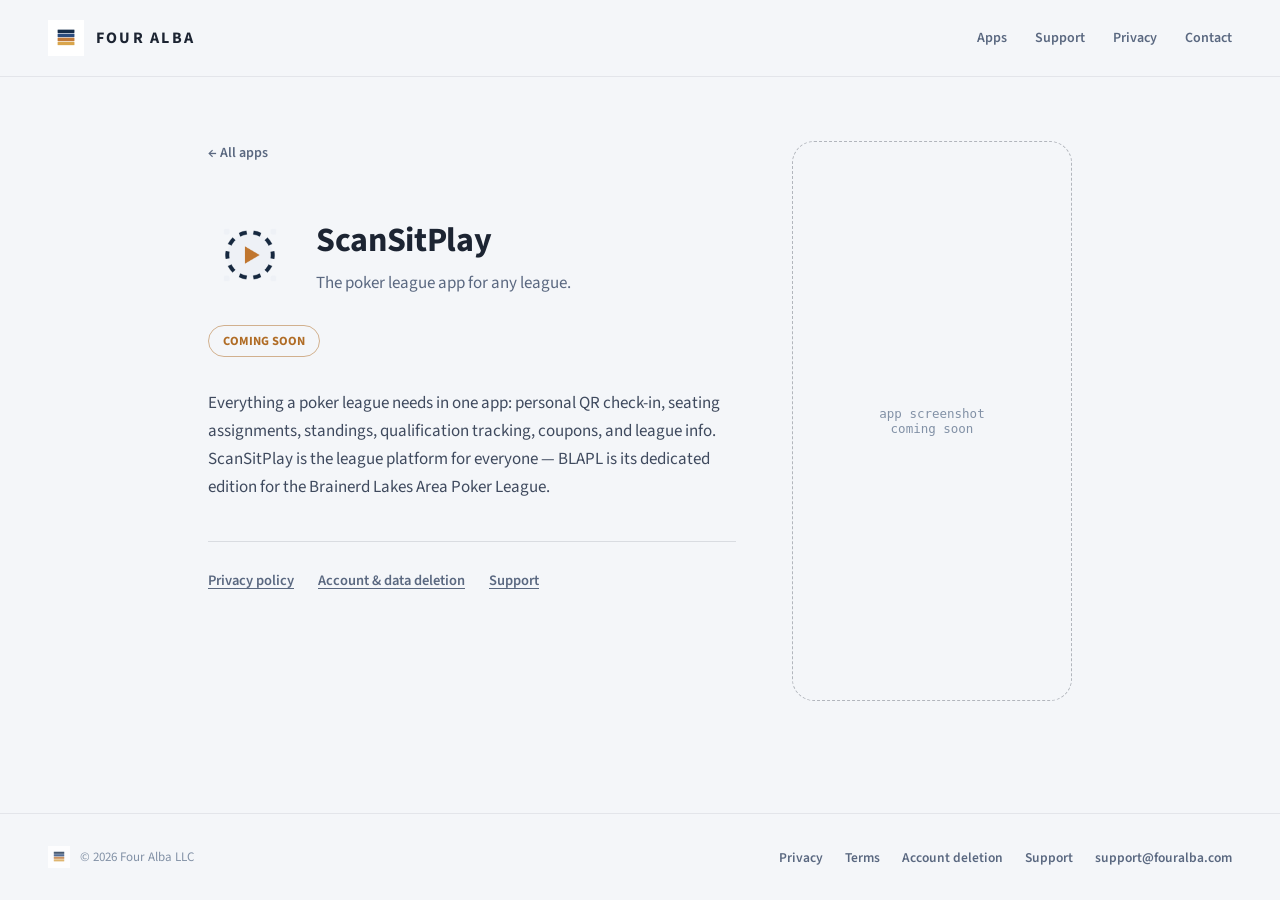
<file: apps/scansitplay/index.html>
<!DOCTYPE html>
<html lang="en">
<head>
<meta charset="utf-8">
<meta name="viewport" content="width=device-width, initial-scale=1">
<title>ScanSitPlay — Four Alba</title>
<meta name="description" content="The poker league app for any league: QR check-in, seating assignments, standings, qualification tracking, coupons, and league info.">
<link rel="canonical" href="https://fouralba.com/apps/scansitplay/">
<meta property="og:type" content="website">
<meta property="og:site_name" content="Four Alba">
<meta property="og:title" content="ScanSitPlay — Four Alba">
<meta property="og:description" content="The poker league app for any league.">
<meta property="og:image" content="https://fouralba.com/assets/four-alba-logo-transparent.png">
<meta property="og:url" content="https://fouralba.com/apps/scansitplay/">
<meta name="twitter:card" content="summary">
<link rel="icon" type="image/png" href="/assets/four-alba-icon.png">
<link rel="apple-touch-icon" href="/assets/four-alba-icon.png">
<link rel="preconnect" href="https://fonts.googleapis.com">
<link rel="preconnect" href="https://fonts.gstatic.com" crossorigin>
<link href="https://fonts.googleapis.com/css2?family=Source+Sans+3:wght@400;600;700&display=swap" rel="stylesheet">
<link rel="stylesheet" href="/css/site.css">
</head>
<body>
<div class="site">

  <header class="site-header">
    <a class="brand" href="/">
      <img src="/assets/four-alba-icon.png" alt="Four Alba">
      <span>FOUR ALBA</span>
    </a>
    <nav class="site-nav">
      <a href="/">Apps</a>
      <a href="/support/">Support</a>
      <a href="/privacy/">Privacy</a>
      <a href="/support/">Contact</a>
    </nav>
  </header>

  <main>
    <div class="app-detail">
      <div class="app-detail-main">
        <a class="back-link" href="/">← All apps</a>
        <div class="app-title-row">
          <div class="tile tile-84"><img src="/assets/icon-scansitplay.png" alt=""></div>
          <div>
            <h1>ScanSitPlay</h1>
            <div class="app-tag">The poker league app for any league.</div>
          </div>
        </div>
        <div class="badge">COMING SOON</div>
        <p class="app-blurb">Everything a poker league needs in one app: personal QR check-in, seating assignments, standings, qualification tracking, coupons, and league info. ScanSitPlay is the league platform for everyone — BLAPL is its dedicated edition for the Brainerd Lakes Area Poker League.</p>
        <div class="app-links">
          <a href="/privacy/">Privacy policy</a>
          <a href="/account-deletion/">Account &amp; data deletion</a>
          <a href="/support/">Support</a>
        </div>
      </div>
      <div class="app-screenshot-placeholder">app screenshot<br>coming soon</div>
    </div>
  </main>

  <footer class="site-footer">
    <div class="footer-brand">
      <img src="/assets/four-alba-icon.png" alt="">
      <span>© 2026 Four Alba LLC</span>
    </div>
    <div class="footer-links">
      <a href="/privacy/">Privacy</a>
      <a href="/terms/">Terms</a>
      <a href="/account-deletion/">Account deletion</a>
      <a href="/support/">Support</a>
      <a href="mailto:support@fouralba.com">support@fouralba.com</a>
    </div>
  </footer>

</div>
</body>
</html>
</file>
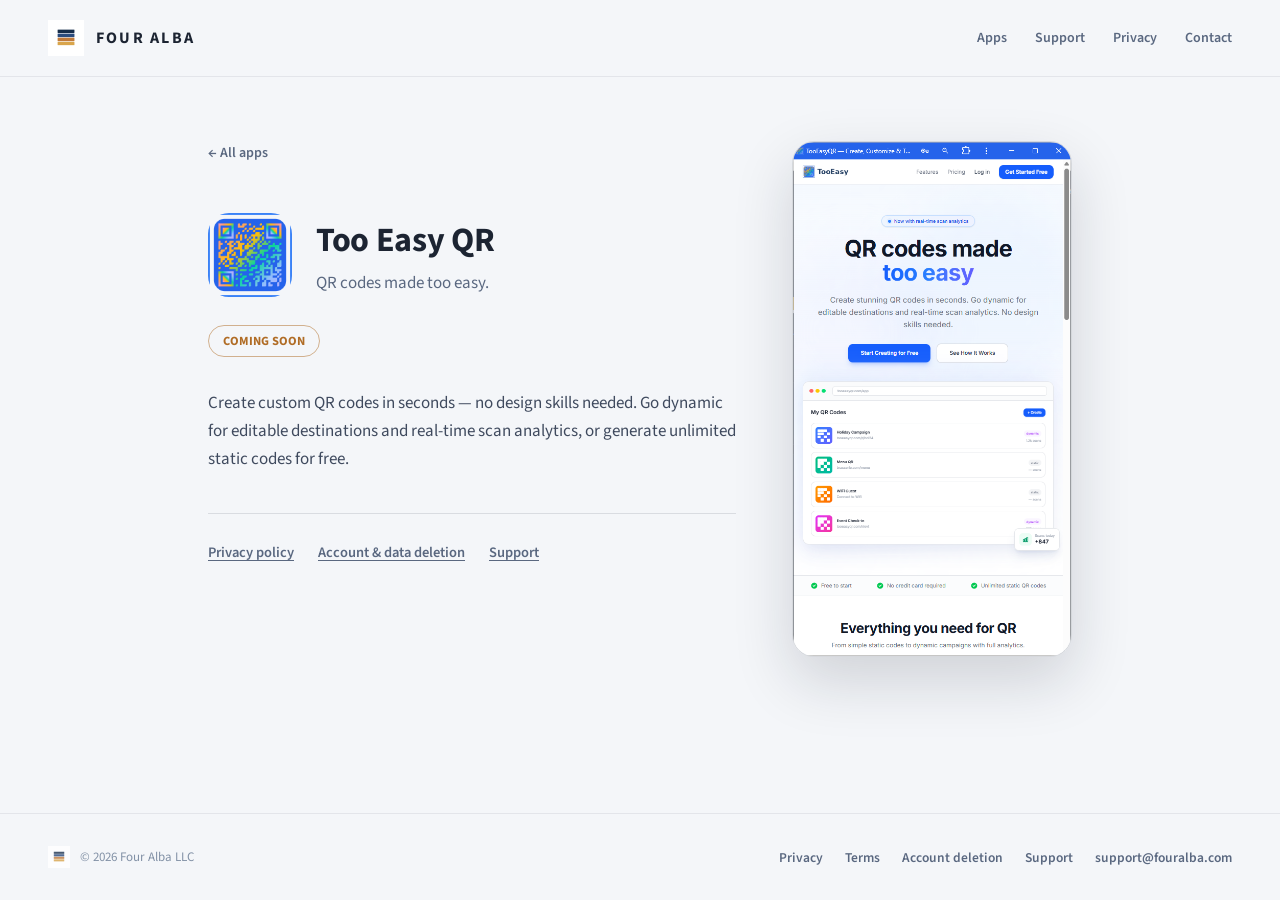
<file: apps/too-easy-qr/index.html>
<!DOCTYPE html>
<html lang="en">
<head>
<meta charset="utf-8">
<meta name="viewport" content="width=device-width, initial-scale=1">
<title>Too Easy QR — Four Alba</title>
<meta name="description" content="Create custom QR codes in seconds — no design skills needed. Dynamic codes with real-time scan analytics, or unlimited free static codes.">
<link rel="canonical" href="https://fouralba.com/apps/too-easy-qr/">
<meta property="og:type" content="website">
<meta property="og:site_name" content="Four Alba">
<meta property="og:title" content="Too Easy QR — Four Alba">
<meta property="og:description" content="QR codes made too easy.">
<meta property="og:image" content="https://fouralba.com/assets/four-alba-logo-transparent.png">
<meta property="og:url" content="https://fouralba.com/apps/too-easy-qr/">
<meta name="twitter:card" content="summary">
<link rel="icon" type="image/png" href="/assets/four-alba-icon.png">
<link rel="apple-touch-icon" href="/assets/four-alba-icon.png">
<link rel="preconnect" href="https://fonts.googleapis.com">
<link rel="preconnect" href="https://fonts.gstatic.com" crossorigin>
<link href="https://fonts.googleapis.com/css2?family=Source+Sans+3:wght@400;600;700&display=swap" rel="stylesheet">
<link rel="stylesheet" href="/css/site.css">
</head>
<body>
<div class="site">

  <header class="site-header">
    <a class="brand" href="/">
      <img src="/assets/four-alba-icon.png" alt="Four Alba">
      <span>FOUR ALBA</span>
    </a>
    <nav class="site-nav">
      <a href="/">Apps</a>
      <a href="/support/">Support</a>
      <a href="/privacy/">Privacy</a>
      <a href="/support/">Contact</a>
    </nav>
  </header>

  <main>
    <div class="app-detail">
      <div class="app-detail-main">
        <a class="back-link" href="/">← All apps</a>
        <div class="app-title-row">
          <div class="tile tile-84"><img src="/assets/icon-too-easy-qr.png" alt=""></div>
          <div>
            <h1>Too Easy QR</h1>
            <div class="app-tag">QR codes made too easy.</div>
          </div>
        </div>
        <div class="badge">COMING SOON</div>
        <p class="app-blurb">Create custom QR codes in seconds — no design skills needed. Go dynamic for editable destinations and real-time scan analytics, or generate unlimited static codes for free.</p>
        <div class="app-links">
          <a href="/privacy/">Privacy policy</a>
          <a href="/account-deletion/">Account &amp; data deletion</a>
          <a href="/support/">Support</a>
        </div>
      </div>
      <div class="app-screenshot">
        <img src="/assets/screenshot-too-easy-qr.png" alt="Too Easy QR screenshot">
      </div>
    </div>
  </main>

  <footer class="site-footer">
    <div class="footer-brand">
      <img src="/assets/four-alba-icon.png" alt="">
      <span>© 2026 Four Alba LLC</span>
    </div>
    <div class="footer-links">
      <a href="/privacy/">Privacy</a>
      <a href="/terms/">Terms</a>
      <a href="/account-deletion/">Account deletion</a>
      <a href="/support/">Support</a>
      <a href="mailto:support@fouralba.com">support@fouralba.com</a>
    </div>
  </footer>

</div>
</body>
</html>
</file>
<file: css/site.css>
/* Fouralba.com — light theme design tokens from design handoff */
:root {
  --page-bg: #f4f6f9;
  --card-bg: #ffffff;
  --text: #1c2432;
  --text-body: #3f4a5e;
  --text-muted: #5a6880;
  --text-faint: #8291a6;
  --border: rgba(28, 36, 50, 0.08);
  --border-strong: rgba(28, 36, 50, 0.12);
  --card-hover-border: rgba(176, 108, 37, 0.55);
  --navy: #16283f;
  --blue: #2f5185;
  --rust-brand: #c0762f;
  --gold: #ddab4a;
  --accent: #b06c25;
  --badge-border: rgba(176, 108, 37, 0.5);
}

* { box-sizing: border-box; }

html { color-scheme: light; }

body {
  margin: 0;
  background: var(--page-bg);
  color: var(--text);
  font-family: 'Source Sans 3', system-ui, sans-serif;
}

.site {
  min-height: 100vh;
  display: flex;
  flex-direction: column;
}

/* ============ Header ============ */
.site-header {
  display: flex;
  justify-content: space-between;
  align-items: center;
  gap: 16px;
  flex-wrap: wrap;
  padding: 20px 48px;
  border-bottom: 1px solid var(--border);
}

.brand {
  display: flex;
  align-items: center;
  gap: 12px;
  text-decoration: none;
  color: inherit;
}

.brand img { height: 36px; }

.brand span {
  font-weight: 700;
  font-size: 16px;
  letter-spacing: 0.14em;
}

.site-nav {
  display: flex;
  gap: 28px;
  flex-wrap: wrap;
  font-size: 14px;
  font-weight: 600;
}

.site-nav a {
  color: var(--text-muted);
  text-decoration: none;
  padding: 10px 0;
  margin: -10px 0;
  transition: color 0.15s;
}

.site-nav a:hover { color: var(--text); }

main { flex: 1; }

/* ============ Home ============ */
.hero {
  padding: 80px 48px 56px;
  text-align: center;
}

.hero-bars {
  display: inline-flex;
  flex-direction: column;
  gap: 5px;
  margin-bottom: 26px;
}

.hero-bars div {
  width: 64px;
  height: 9px;
  border-radius: 4px;
}

.bar-navy { background: var(--navy); border: 1px solid rgba(28, 36, 50, 0.18); }
.bar-blue { background: var(--blue); }
.bar-rust { background: var(--rust-brand); }
.bar-gold { background: var(--gold); }

.hero h1 {
  margin: 0 0 14px;
  font-size: 44px;
  line-height: 1.1;
  font-weight: 700;
  letter-spacing: -0.01em;
}

.hero p {
  margin: 0 auto;
  max-width: 520px;
  font-size: 17.5px;
  line-height: 1.55;
  color: var(--text-muted);
}

.app-grid {
  max-width: 1000px;
  margin: 0 auto;
  padding: 0 48px 80px;
  display: grid;
  grid-template-columns: 1fr 1fr;
  gap: 18px;
}

.card {
  background: var(--card-bg);
  border: 1px solid var(--border);
  border-radius: 14px;
  text-decoration: none;
  color: inherit;
  cursor: pointer;
  transition: border-color 0.15s;
}

.card:hover { border-color: var(--card-hover-border); }

.card-featured {
  grid-column: 1 / -1;
  display: flex;
  align-items: center;
  gap: 22px;
  background: linear-gradient(120deg, #eef2f7, #ffffff);
  border-color: var(--border-strong);
  padding: 28px 30px;
}

.card-app {
  display: flex;
  flex-direction: column;
  gap: 14px;
  padding: 24px 26px;
}

.tile {
  flex: none;
  display: grid;
  place-items: center;
  overflow: hidden;
  font-weight: 700;
}

.tile img {
  display: block;
  width: 100%;
  height: 100%;
  object-fit: cover;
}

.tile-52 { width: 52px; height: 52px; border-radius: 13px; font-size: 18px; }
.tile-64 { width: 64px; height: 64px; border-radius: 16px; font-size: 22px; }
.tile-84 { width: 84px; height: 84px; border-radius: 21px; font-size: 30px; }

.card-featured .card-name { font-weight: 700; font-size: 20px; margin-bottom: 4px; }
.card-featured .card-tag { font-size: 15px; color: var(--text-muted); line-height: 1.5; }
.card-featured .card-body { flex: 1; }

.card-app .card-name { font-weight: 700; font-size: 17px; margin-bottom: 4px; }
.card-app .card-tag { font-size: 14.5px; color: var(--text-muted); line-height: 1.5; }

.badge {
  display: inline-block;
  flex: none;
  font-size: 12.5px;
  font-weight: 700;
  color: var(--accent);
  border: 1px solid var(--badge-border);
  border-radius: 99px;
  padding: 6px 14px;
}

/* ============ App detail ============ */
.app-detail {
  max-width: 960px;
  margin: 0 auto;
  padding: 64px 48px 96px;
  display: flex;
  gap: 56px;
  align-items: flex-start;
}

.app-detail-main { flex: 1; min-width: 0; }

.back-link {
  display: inline-block;
  font-size: 14px;
  font-weight: 600;
  color: var(--text-muted);
  text-decoration: none;
  margin-bottom: 40px;
  padding: 10px 0;
  margin-top: -10px;
  transition: color 0.15s;
}

.back-link:hover { color: var(--text); }

.app-title-row {
  display: flex;
  align-items: center;
  gap: 24px;
  margin-bottom: 28px;
}

.app-title-row h1 {
  margin: 0 0 6px;
  font-size: 34px;
  font-weight: 700;
  letter-spacing: -0.01em;
}

.app-title-row .app-tag { font-size: 17px; color: var(--text-muted); }

.app-detail .badge { margin-bottom: 32px; }
.store-badges { display: flex; flex-wrap: wrap; gap: 12px; align-items: center; margin-bottom: 32px; }
.store-badges img { display: block; height: 60px; width: auto; }

.app-blurb {
  margin: 0 0 40px;
  font-size: 17px;
  line-height: 1.65;
  color: var(--text-body);
}

.app-links {
  border-top: 1px solid var(--border-strong);
  padding-top: 28px;
  display: flex;
  flex-wrap: wrap;
  gap: 24px;
  font-size: 14.5px;
  font-weight: 600;
}

.app-links a {
  color: var(--text-muted);
  text-decoration: underline;
  text-underline-offset: 3px;
  transition: color 0.15s;
}

.app-links a:hover { color: var(--text); }

.app-screenshot {
  flex: none;
  width: 280px;
  border-radius: 22px;
  overflow: hidden;
  border: 1px solid rgba(28, 36, 50, 0.14);
  box-shadow: 0 24px 60px rgba(16, 27, 44, 0.16);
}

.app-screenshot img {
  display: block;
  width: 100%;
}

.app-screenshot-placeholder {
  flex: none;
  width: 280px;
  height: 560px;
  border-radius: 22px;
  border: 1px dashed rgba(28, 36, 50, 0.3);
  display: grid;
  place-items: center;
  color: var(--text-faint);
  font-family: ui-monospace, Menlo, monospace;
  font-size: 12.5px;
  text-align: center;
  padding: 20px;
}

/* ============ Long-form (privacy / terms / deletion) ============ */
.longform {
  max-width: 720px;
  margin: 0 auto;
  padding: 64px 48px 96px;
  font-size: 16px;
  line-height: 1.7;
  color: var(--text-body);
}

.longform h1 {
  margin: 0 0 8px;
  font-size: 34px;
  font-weight: 700;
  color: var(--text);
}

.longform .page-meta {
  margin: 0 0 36px;
  font-size: 14px;
  color: var(--text-faint);
}

.longform h2 {
  margin: 32px 0 10px;
  font-size: 20px;
  color: var(--text);
}

.longform p { margin: 0; }
.longform p + p { margin-top: 10px; }
.longform .lede { margin: 0 0 24px; }
.longform ul { margin: 0; padding-left: 22px; }
.longform li { margin-bottom: 8px; }
.longform strong { color: var(--text); }
.longform a { color: var(--accent); }
.longform .list-intro { margin: 0 0 10px; }

/* ============ Support ============ */
.support-page {
  max-width: 720px;
  margin: 0 auto;
  padding: 64px 48px 96px;
}

.support-page h1 {
  margin: 0 0 8px;
  font-size: 34px;
  font-weight: 700;
}

.support-page .support-intro {
  margin: 0 0 40px;
  font-size: 17px;
  line-height: 1.6;
  color: var(--text-muted);
}

.support-cards {
  display: flex;
  flex-direction: column;
  gap: 16px;
  max-width: 520px;
}

.support-card {
  background: var(--card-bg);
  border: 1px solid var(--border);
  border-radius: 14px;
  padding: 24px 26px;
}

.support-card .card-title { font-weight: 700; font-size: 16px; margin-bottom: 6px; }

.support-card p {
  margin: 0 0 12px;
  font-size: 15px;
  color: var(--text-muted);
  line-height: 1.55;
}

.support-card a.support-email {
  color: var(--accent);
  font-weight: 700;
  font-size: 16px;
  text-decoration: none;
}

.support-card a.support-link {
  color: var(--accent);
  font-weight: 700;
  font-size: 15px;
  text-decoration: underline;
  text-underline-offset: 3px;
}

/* ============ Footer ============ */
.site-footer {
  border-top: 1px solid var(--border);
  padding: 32px 48px;
  display: flex;
  justify-content: space-between;
  align-items: center;
  gap: 24px;
  flex-wrap: wrap;
}

.footer-brand {
  display: flex;
  align-items: center;
  gap: 10px;
  font-size: 13px;
  color: var(--text-faint);
}

.footer-brand img { height: 22px; opacity: 0.8; }

.footer-links {
  display: flex;
  gap: 22px;
  flex-wrap: wrap;
  font-size: 13.5px;
  font-weight: 600;
}

.footer-links a {
  color: var(--text-muted);
  text-decoration: none;
  padding: 10px 0;
  margin: -10px 0;
  transition: color 0.15s;
}

.footer-links a:hover { color: var(--text); }

/* ============ Responsive ============ */
@media (max-width: 860px) {
  .site-header { padding: 16px 24px; }
  .site-nav { gap: 20px; }
  .hero { padding: 56px 24px 40px; }
  .hero h1 { font-size: 36px; }
  .app-grid { grid-template-columns: 1fr; padding: 0 24px 64px; }
  .card-featured { flex-direction: row; flex-wrap: wrap; }
  .app-detail {
    flex-direction: column;
    align-items: center;
    padding: 48px 24px 72px;
    gap: 48px;
  }
  .app-detail-main { width: 100%; }
  .longform, .support-page { padding: 48px 24px 72px; }
  .site-footer { padding: 28px 24px; flex-direction: column; align-items: flex-start; }
}

@media (max-width: 520px) {
  .hero h1 { font-size: 32px; }
  .app-title-row { flex-direction: row; gap: 18px; }
  .app-title-row h1 { font-size: 28px; }
  .card-featured { padding: 24px 22px; }
}
</file>
